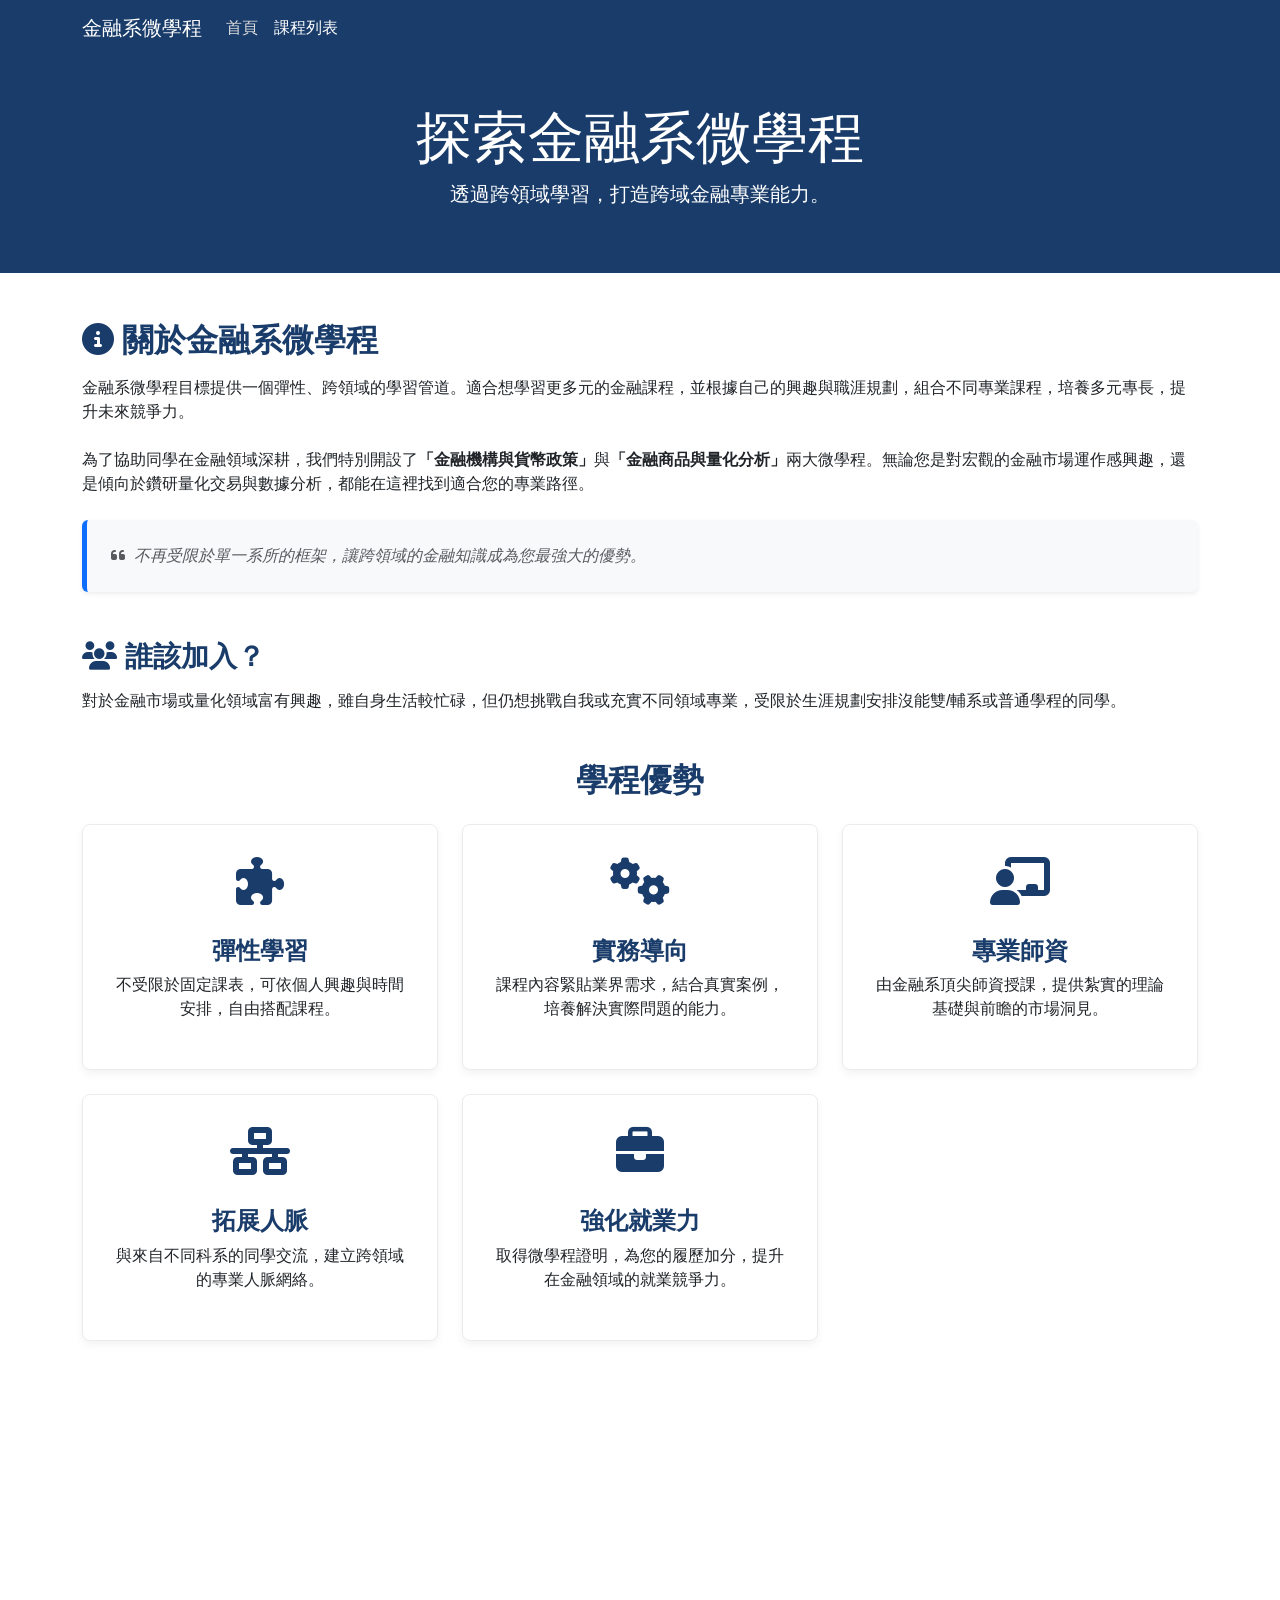
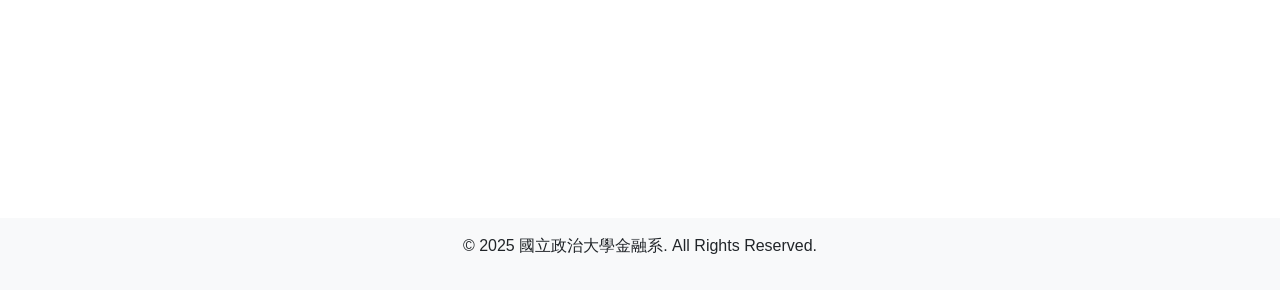
<file: index.html>
<!DOCTYPE html>
<html lang="zh-Hant">
<head>
    <meta charset="UTF-8">
    <meta name="viewport" content="width=device-width, initial-scale=1.0">
    <title>國立政治大學金融系 微學程介紹</title>
    <link href="https://cdn.jsdelivr.net/npm/bootstrap@5.3.3/dist/css/bootstrap.min.css" rel="stylesheet">
    <link rel="stylesheet" href="style.css">
    <link rel="stylesheet" href="https://cdnjs.cloudflare.com/ajax/libs/font-awesome/6.5.1/css/all.min.css">
    <link rel="stylesheet" href="https://unpkg.com/aos@next/dist/aos.css" />
</head>
<body>

    <nav class="navbar navbar-expand-lg navbar-dark bg-primary-nccu">
        <div class="container">
            <a class="navbar-brand" href="index.html">金融系微學程</a>
            <button class="navbar-toggler" type="button" data-bs-toggle="collapse" data-bs-target="#navbarNav" aria-controls="navbarNav" aria-expanded="false" aria-label="Toggle navigation">
                <span class="navbar-toggler-icon"></span>
            </button>
            <div class="collapse navbar-collapse" id="navbarNav">
                <ul class="navbar-nav">
                    <li class="nav-item">
                        <a class="nav-link active" aria-current="page" href="index.html">首頁</a>
                    </li>
                    <li class="nav-item">
                        <a class="nav-link" href="courses.html">課程列表</a>
                    </li>
                </ul>
            </div>
        </div>
    </nav>

    <header class="hero-section text-center text-white py-5">
        <div class="container">
            <h1 class="display-4">探索金融系微學程</h1>
            <p class="lead">透過跨領域學習，打造跨域金融專業能力。</p>
        </div>
    </header>

    <main class="container my-5">
        <section data-aos="fade-up">
            <h2><i class="fas fa-info-circle me-2"></i>關於金融系微學程</h2>
            <p>金融系微學程目標提供一個彈性、跨領域的學習管道。適合想學習更多元的金融課程，並根據自己的興趣與職涯規劃，組合不同專業課程，培養多元專長，提升未來競爭力。</p>
            
            <p class="mt-4">為了協助同學在金融領域深耕，我們特別開設了<strong>「金融機構與貨幣政策」</strong>與<strong>「金融商品與量化分析」</strong>兩大微學程。無論您是對宏觀的金融市場運作感興趣，還是傾向於鑽研量化交易與數據分析，都能在這裡找到適合您的專業路徑。</p>

            <div class="mt-4 mb-5 p-4 bg-light rounded border-start border-5 border-primary shadow-sm">
                <p class="mb-0 fst-italic text-muted"><i class="fas fa-quote-left me-2"></i>不再受限於單一系所的框架，讓跨領域的金融知識成為您最強大的優勢。</p>
            </div>

            <h3><i class="fas fa-users me-2"></i>誰該加入？</h3>
            <p> 對於金融市場或量化領域富有興趣，雖自身生活較忙碌，但仍想挑戰自我或充實不同領域專業，受限於生涯規劃安排沒能雙/輔系或普通學程的同學。</p>
        </section>

        <section class="my-5" data-aos="fade-up" data-aos-delay="100">
            <h2 class="text-center mb-4">學程優勢</h2>
            <div class="row text-center">
                <div class="col-md-4 mb-4">
                    <div class="advantage-card h-100">
                        <i class="fas fa-puzzle-piece fa-3x mb-3"></i>
                        <h4>彈性學習</h4>
                        <p>不受限於固定課表，可依個人興趣與時間安排，自由搭配課程。</p>
                    </div>
                </div>
                <div class="col-md-4 mb-4">
                    <div class="advantage-card h-100">
                        <i class="fas fa-cogs fa-3x mb-3"></i>
                        <h4>實務導向</h4>
                        <p>課程內容緊貼業界需求，結合真實案例，培養解決實際問題的能力。</p>
                    </div>
                </div>
                <div class="col-md-4 mb-4">
                    <div class="advantage-card h-100">
                        <i class="fas fa-chalkboard-teacher fa-3x mb-3"></i>
                        <h4>專業師資</h4>
                        <p>由金融系頂尖師資授課，提供紮實的理論基礎與前瞻的市場洞見。</p>
                    </div>
                </div>
                <div class="col-md-4 mb-4">
                    <div class="advantage-card h-100">
                        <i class="fas fa-network-wired fa-3x mb-3"></i>
                        <h4>拓展人脈</h4>
                        <p>與來自不同科系的同學交流，建立跨領域的專業人脈網絡。</p>
                    </div>
                </div>
                <div class="col-md-4 mb-4">
                    <div class="advantage-card h-100">
                        <i class="fas fa-briefcase fa-3x mb-3"></i>
                        <h4>強化就業力</h4>
                        <p>取得微學程證明，為您的履歷加分，提升在金融領域的就業競爭力。</p>
                    </div>
                </div>
            </div>
        </section>

        <section class="my-5" data-aos="fade-up" data-aos-delay="100">
            <h2><i class="fas fa-file-alt me-2"></i>申請方式</h2>
            <p></p>
            <ul>
                <li><strong>申請資格：</strong> 凡本校在學學生皆可申請。</li>
                <li><strong>申請文件：</strong> 應檢具「<strong>金融系微學程結業證明申請表</strong>」與「<strong>成績單正本</strong>」向金融系辦申請核發學程結業證明書。</li>
                <li><strong>審核方式：</strong> 通過後由註冊組製作結業證明書，由金融系辦核發給學生。</li>
            </ul>
            <p>在大學四年間，多修三到四門課可完成拿到證書，是個不會增加負擔，又可滿足突破自我，走出舒適圈，探索不同領域的好選擇。<strong>詳細申請辦法及其他事項可向金融系辦詢問。</strong></p>
        </section>

        <div class="text-center my-5 pb-5" data-aos="fade-up">
            <a href="courses.html" class="btn btn-primary btn-lg px-5 py-3 fs-4 shadow">查看所有課程 <i class="fas fa-arrow-right ms-2"></i></a>
        </div>
    </main>

    <footer class="bg-light text-center py-3">
        <p>&copy; 2025 國立政治大學金融系. All Rights Reserved.</p>
    </footer>

    <script src="https://cdn.jsdelivr.net/npm/bootstrap@5.3.3/dist/js/bootstrap.bundle.min.js"></script>
    <script src="https://unpkg.com/aos@next/dist/aos.js"></script>
    <script>
      AOS.init();
    </script>
</body>
</html>
</file>
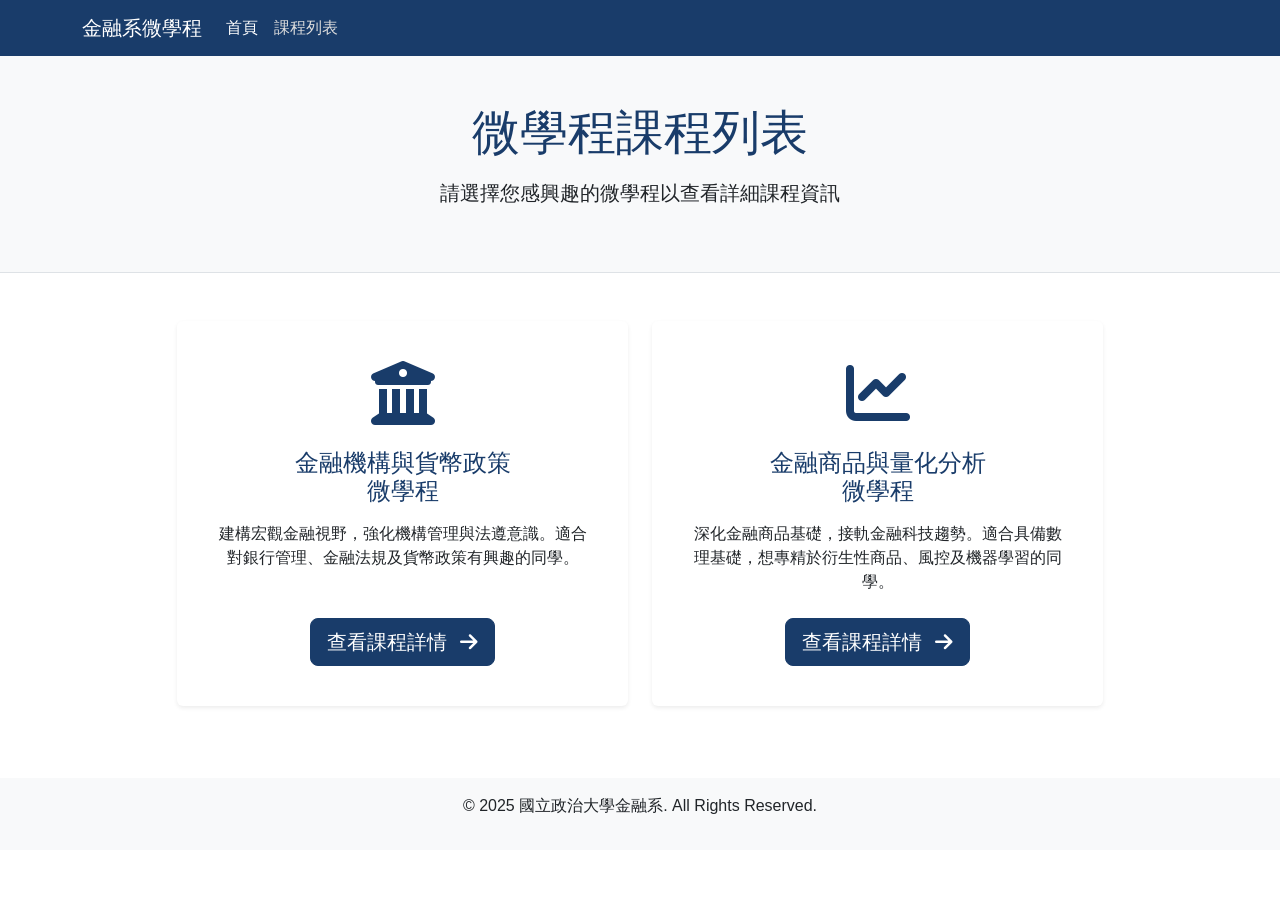
<file: courses.html>
<!DOCTYPE html>
<html lang="zh-Hant">
<head>
    <meta charset="UTF-8">
    <meta name="viewport" content="width=device-width, initial-scale=1.0">
    <title>課程列表 - 金融系微學程</title>
    <link href="https://cdn.jsdelivr.net/npm/bootstrap@5.3.3/dist/css/bootstrap.min.css" rel="stylesheet">
    <link rel="stylesheet" href="style.css">
    <link rel="stylesheet" href="https://cdnjs.cloudflare.com/ajax/libs/font-awesome/6.5.1/css/all.min.css">
</head>
<body>

    <nav class="navbar navbar-expand-lg navbar-dark bg-primary-nccu">
        <div class="container">
            <a class="navbar-brand" href="index.html">金融系微學程</a>
            <button class="navbar-toggler" type="button" data-bs-toggle="collapse" data-bs-target="#navbarNav" aria-controls="navbarNav" aria-expanded="false" aria-label="Toggle navigation">
                <span class="navbar-toggler-icon"></span>
            </button>
            <div class="collapse navbar-collapse" id="navbarNav">
                <ul class="navbar-nav">
                    <li class="nav-item">
                        <a class="nav-link" href="index.html">首頁</a>
                    </li>
                    <li class="nav-item">
                        <a class="nav-link active" aria-current="page" href="courses.html">課程列表</a>
                    </li>
                </ul>
            </div>
        </div>
    </nav>

    <header class="page-header text-center py-5">
        <div class="container">
            <h1 class="display-5">微學程課程列表</h1>
            <p class="lead mt-3">請選擇您感興趣的微學程以查看詳細課程資訊</p>
        </div>
    </header>

    <main class="container my-5">
        <div class="row justify-content-center">
            <!-- 金融機構與貨幣政策微學程 Selection Card -->
            <div class="col-md-5 mb-4">
                <div class="card h-100 text-center p-4 shadow-sm">
                    <div class="card-body d-flex flex-column align-items-center">
                        <div class="mb-4 text-primary">
                            <i class="fas fa-university fa-4x"></i>
                        </div>
                        <h4 class="card-title mb-3">金融機構與貨幣政策<br>微學程</h4>
                        <p class="card-text mb-4">建構宏觀金融視野，強化機構管理與法遵意識。適合對銀行管理、金融法規及貨幣政策有興趣的同學。</p>
                        <a href="courses_institution.html" class="btn btn-primary btn-lg mt-auto">
                            查看課程詳情 <i class="fas fa-arrow-right ms-2"></i>
                        </a>
                    </div>
                </div>
            </div>

            <!-- 金融商品與量化分析微學程 Selection Card -->
            <div class="col-md-5 mb-4">
                <div class="card h-100 text-center p-4 shadow-sm">
                    <div class="card-body d-flex flex-column align-items-center">
                        <div class="mb-4 text-primary">
                            <i class="fas fa-chart-line fa-4x"></i>
                        </div>
                        <h4 class="card-title mb-3">金融商品與量化分析<br>微學程</h4>
                        <p class="card-text mb-4">深化金融商品基礎，接軌金融科技趨勢。適合具備數理基礎，想專精於衍生性商品、風控及機器學習的同學。</p>
                        <a href="courses_quant.html" class="btn btn-primary btn-lg mt-auto">
                            查看課程詳情 <i class="fas fa-arrow-right ms-2"></i>
                        </a>
                    </div>
                </div>
            </div>
        </div>
    </main>

    <footer class="bg-light text-center py-3">
        <p>&copy; 2025 國立政治大學金融系. All Rights Reserved.</p>
    </footer>

    <script src="https://cdn.jsdelivr.net/npm/bootstrap@5.3.3/dist/js/bootstrap.bundle.min.js"></script>
</body>
</html>
</file>
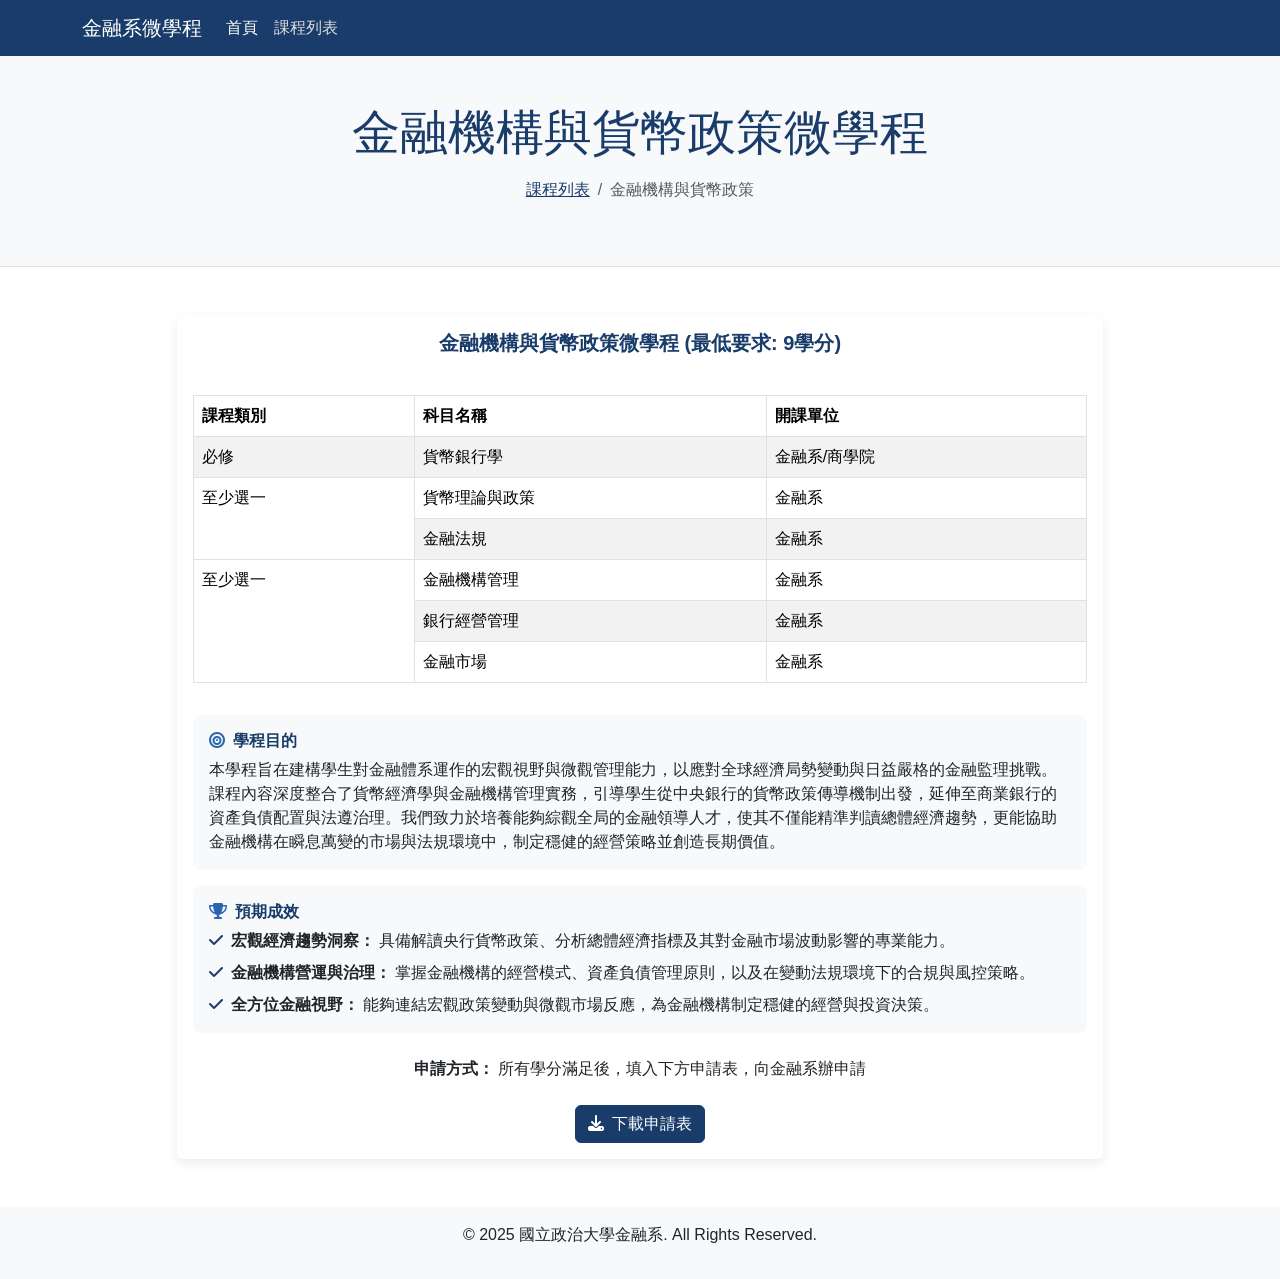
<file: courses_institution.html>
<!DOCTYPE html>
<html lang="zh-Hant">
<head>
    <meta charset="UTF-8">
    <meta name="viewport" content="width=device-width, initial-scale=1.0">
    <title>金融機構與貨幣政策微學程 - 課程詳情</title>
    <link href="https://cdn.jsdelivr.net/npm/bootstrap@5.3.3/dist/css/bootstrap.min.css" rel="stylesheet">
    <link rel="stylesheet" href="style.css">
    <link rel="stylesheet" href="https://cdnjs.cloudflare.com/ajax/libs/font-awesome/6.5.1/css/all.min.css">
</head>
<body>

    <nav class="navbar navbar-expand-lg navbar-dark bg-primary-nccu">
        <div class="container">
            <a class="navbar-brand" href="index.html">金融系微學程</a>
            <button class="navbar-toggler" type="button" data-bs-toggle="collapse" data-bs-target="#navbarNav" aria-controls="navbarNav" aria-expanded="false" aria-label="Toggle navigation">
                <span class="navbar-toggler-icon"></span>
            </button>
            <div class="collapse navbar-collapse" id="navbarNav">
                <ul class="navbar-nav">
                    <li class="nav-item">
                        <a class="nav-link" href="index.html">首頁</a>
                    </li>
                    <li class="nav-item">
                        <a class="nav-link active" aria-current="page" href="courses.html">課程列表</a>
                    </li>
                </ul>
            </div>
        </div>
    </nav>

    <header class="page-header text-center py-5">
        <div class="container">
            <h1 class="display-5">金融機構與貨幣政策微學程</h1>
            <nav aria-label="breadcrumb">
                <ol class="breadcrumb justify-content-center mt-3">
                    <li class="breadcrumb-item"><a href="courses.html">課程列表</a></li>
                    <li class="breadcrumb-item active" aria-current="page">金融機構與貨幣政策</li>
                </ol>
            </nav>
        </div>
    </header>

    <main class="container my-5">
        <div class="row justify-content-center">
            <div class="col-lg-10">
                <div class="card h-100">
                    <div class="card-body d-flex flex-column">
                        <h5 class="card-title text-center mb-4">金融機構與貨幣政策微學程 (最低要求: 9學分)</h5>
                        <div class="table-responsive">
                            <table class="table table-bordered table-striped table-hover">
                                <thead>
                                    <tr>
                                        <th>課程類別</th>
                                        <th>科目名稱</th>
                                        <th>開課單位</th>
                                    </tr>
                                </thead>
                                <tbody>
                                    <tr>
                                        <td>必修</td>
                                        <td>貨幣銀行學</td>
                                        <td>金融系/商學院</td>
                                    </tr>
                                    <tr>
                                        <td rowspan="2">至少選一</td>
                                        <td>貨幣理論與政策</td>
                                        <td>金融系</td>
                                    </tr>
                                    <tr>
                                        <td>金融法規</td>
                                        <td>金融系</td>
                                    </tr>
                                    <tr>
                                        <td rowspan="3">至少選一</td>
                                        <td>金融機構管理</td>
                                        <td>金融系</td>
                                    </tr>
                                    <tr>
                                        <td>銀行經營管理</td>
                                        <td>金融系</td>
                                    </tr>
                                    <tr>
                                        <td>金融市場</td>
                                        <td>金融系</td>
                                    </tr>
                                </tbody>
                            </table>
                        </div>
                        <div class="info-section mt-3">
                            <h6><i class="fas fa-bullseye me-2"></i>學程目的</h6>
                            <p class="card-text">本學程旨在建構學生對金融體系運作的宏觀視野與微觀管理能力，以應對全球經濟局勢變動與日益嚴格的金融監理挑戰。課程內容深度整合了貨幣經濟學與金融機構管理實務，引導學生從中央銀行的貨幣政策傳導機制出發，延伸至商業銀行的資產負債配置與法遵治理。我們致力於培養能夠綜觀全局的金融領導人才，使其不僅能精準判讀總體經濟趨勢，更能協助金融機構在瞬息萬變的市場與法規環境中，制定穩健的經營策略並創造長期價值。</p>
                        </div>
                        <div class="info-section mt-3">
                            <h6><i class="fas fa-trophy me-2"></i>預期成效</h6>
                            <ul class="list-unstyled mb-0">
                                <li class="mb-2">
                                    <strong><i class="fas fa-check text-primary me-2"></i>宏觀經濟趨勢洞察：</strong> 具備解讀央行貨幣政策、分析總體經濟指標及其對金融市場波動影響的專業能力。
                                </li>
                                <li class="mb-2">
                                    <strong><i class="fas fa-check text-primary me-2"></i>金融機構營運與治理：</strong> 掌握金融機構的經營模式、資產負債管理原則，以及在變動法規環境下的合規與風控策略。
                                </li>
                                <li>
                                    <strong><i class="fas fa-check text-primary me-2"></i>全方位金融視野：</strong> 能夠連結宏觀政策變動與微觀市場反應，為金融機構制定穩健的經營與投資決策。
                                </li>
                            </ul>
                        </div>
                        <div class="mt-auto text-center">
                            <p class="card-text mt-4"><strong>申請方式：</strong> 所有學分滿足後，填入下方申請表，向金融系辦申請</p>
                            <a href="金融系微學程結業證明申請表.doc" class="btn btn-primary mt-2" download><i class="fas fa-download me-2"></i>下載申請表</a>
                        </div>
                    </div>
                </div>
            </div>
        </div>
    </main>

    <footer class="bg-light text-center py-3">
        <p>&copy; 2025 國立政治大學金融系. All Rights Reserved.</p>
    </footer>

    <script src="https://cdn.jsdelivr.net/npm/bootstrap@5.3.3/dist/js/bootstrap.bundle.min.js"></script>
</body>
</html>
</file>
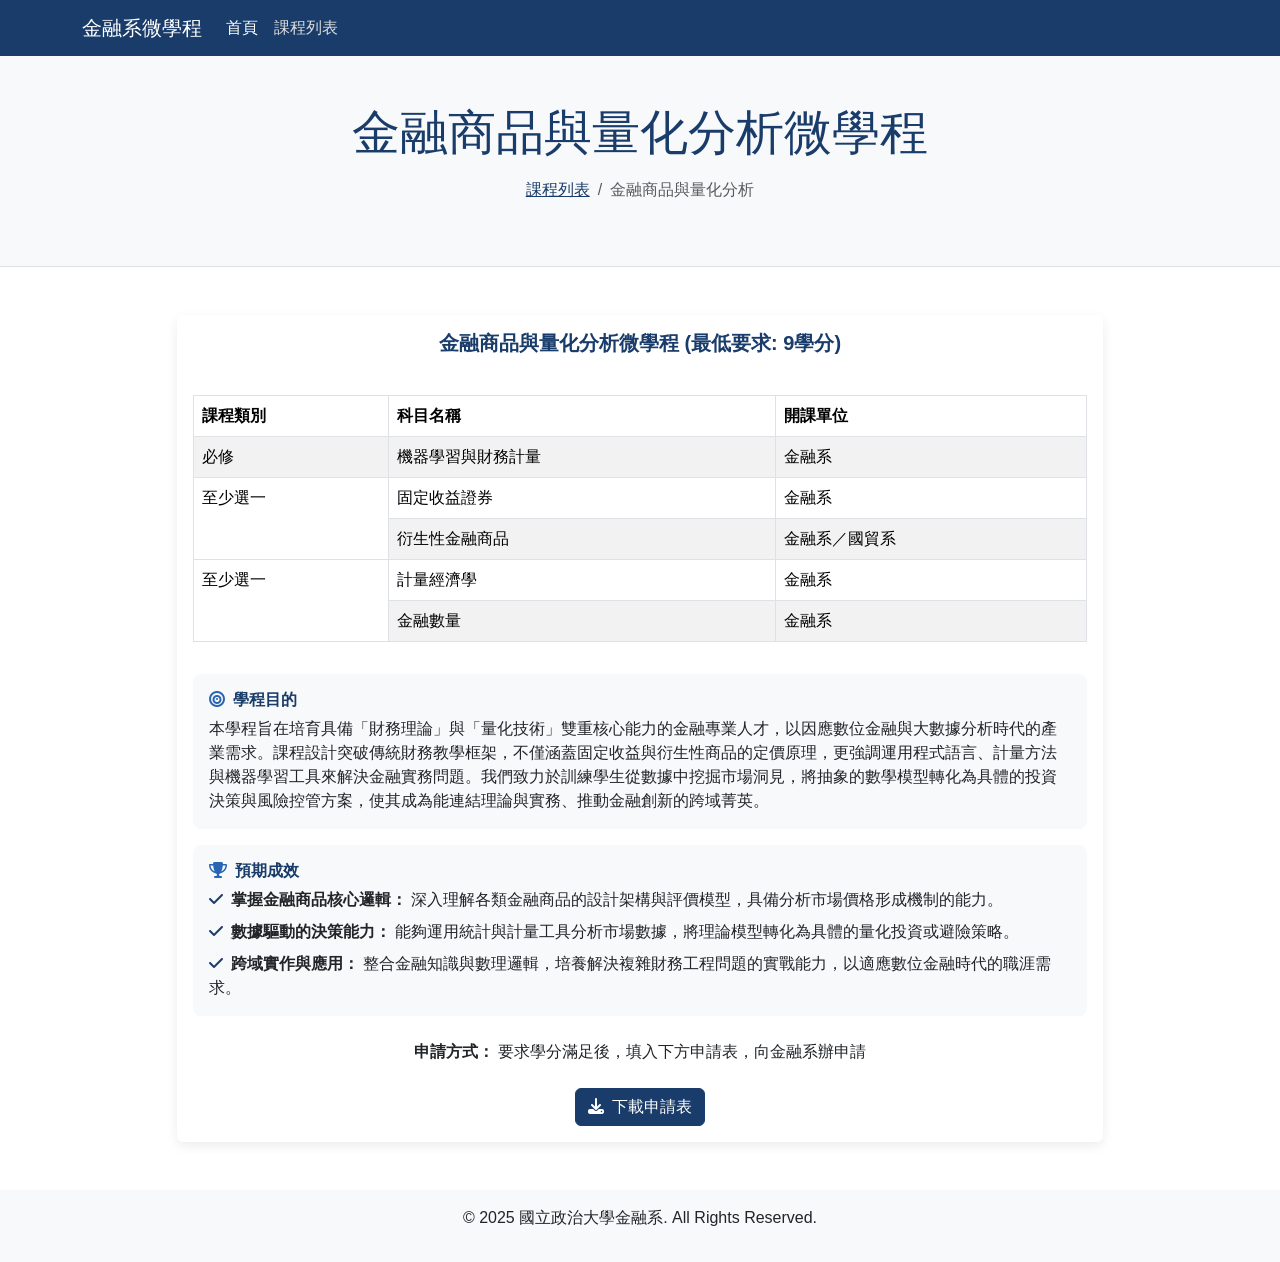
<file: courses_quant.html>
<!DOCTYPE html>
<html lang="zh-Hant">
<head>
    <meta charset="UTF-8">
    <meta name="viewport" content="width=device-width, initial-scale=1.0">
    <title>金融商品與量化分析微學程 - 課程詳情</title>
    <link href="https://cdn.jsdelivr.net/npm/bootstrap@5.3.3/dist/css/bootstrap.min.css" rel="stylesheet">
    <link rel="stylesheet" href="style.css">
    <link rel="stylesheet" href="https://cdnjs.cloudflare.com/ajax/libs/font-awesome/6.5.1/css/all.min.css">
</head>
<body>

    <nav class="navbar navbar-expand-lg navbar-dark bg-primary-nccu">
        <div class="container">
            <a class="navbar-brand" href="index.html">金融系微學程</a>
            <button class="navbar-toggler" type="button" data-bs-toggle="collapse" data-bs-target="#navbarNav" aria-controls="navbarNav" aria-expanded="false" aria-label="Toggle navigation">
                <span class="navbar-toggler-icon"></span>
            </button>
            <div class="collapse navbar-collapse" id="navbarNav">
                <ul class="navbar-nav">
                    <li class="nav-item">
                        <a class="nav-link" href="index.html">首頁</a>
                    </li>
                    <li class="nav-item">
                        <a class="nav-link active" aria-current="page" href="courses.html">課程列表</a>
                    </li>
                </ul>
            </div>
        </div>
    </nav>

    <header class="page-header text-center py-5">
        <div class="container">
            <h1 class="display-5">金融商品與量化分析微學程</h1>
            <nav aria-label="breadcrumb">
                <ol class="breadcrumb justify-content-center mt-3">
                    <li class="breadcrumb-item"><a href="courses.html">課程列表</a></li>
                    <li class="breadcrumb-item active" aria-current="page">金融商品與量化分析</li>
                </ol>
            </nav>
        </div>
    </header>

    <main class="container my-5">
        <div class="row justify-content-center">
            <div class="col-lg-10">
                <div class="card h-100">
                    <div class="card-body d-flex flex-column">
                        <h5 class="card-title text-center mb-4">金融商品與量化分析微學程 (最低要求: 9學分)</h5>
                        <div class="table-responsive">
                            <table class="table table-bordered table-striped table-hover">
                                <thead>
                                    <tr>
                                        <th>課程類別</th>
                                        <th>科目名稱</th>
                                        <th>開課單位</th>
                                    </tr>
                                </thead>
                                <tbody>
                                    <tr>
                                        <td>必修</td>
                                        <td>機器學習與財務計量</td>
                                        <td>金融系</td>
                                    </tr>
                                    <tr>
                                        <td rowspan="2">至少選一</td>
                                        <td>固定收益證券</td>
                                        <td>金融系</td>
                                    </tr>
                                    <tr>
                                        <td>衍生性金融商品</td>
                                        <td>金融系／國貿系</td>
                                    </tr>
                                    <tr>
                                        <td rowspan="2">至少選一</td>
                                        <td>計量經濟學</td>
                                        <td>金融系</td>
                                    </tr>
                                    <tr>
                                        <td>金融數量</td>
                                        <td>金融系</td>
                                    </tr>
                                </tbody>
                            </table>
                        </div>
                        <div class="info-section mt-3">
                            <h6><i class="fas fa-bullseye me-2"></i>學程目的</h6>
                            <p class="card-text">本學程旨在培育具備「財務理論」與「量化技術」雙重核心能力的金融專業人才，以因應數位金融與大數據分析時代的產業需求。課程設計突破傳統財務教學框架，不僅涵蓋固定收益與衍生性商品的定價原理，更強調運用程式語言、計量方法與機器學習工具來解決金融實務問題。我們致力於訓練學生從數據中挖掘市場洞見，將抽象的數學模型轉化為具體的投資決策與風險控管方案，使其成為能連結理論與實務、推動金融創新的跨域菁英。</p>
                        </div>
                        <div class="info-section mt-3">
                            <h6><i class="fas fa-trophy me-2"></i>預期成效</h6>
                            <ul class="list-unstyled mb-0">
                                <li class="mb-2">
                                    <strong><i class="fas fa-check text-primary me-2"></i>掌握金融商品核心邏輯：</strong> 深入理解各類金融商品的設計架構與評價模型，具備分析市場價格形成機制的能力。
                                </li>
                                <li class="mb-2">
                                    <strong><i class="fas fa-check text-primary me-2"></i>數據驅動的決策能力：</strong> 能夠運用統計與計量工具分析市場數據，將理論模型轉化為具體的量化投資或避險策略。
                                </li>
                                <li>
                                    <strong><i class="fas fa-check text-primary me-2"></i>跨域實作與應用：</strong> 整合金融知識與數理邏輯，培養解決複雜財務工程問題的實戰能力，以適應數位金融時代的職涯需求。
                                </li>
                            </ul>
                        </div>
                        <div class="mt-auto text-center">
                            <p class="card-text mt-4"><strong>申請方式：</strong> 要求學分滿足後，填入下方申請表，向金融系辦申請</p>
                            <a href="金融系微學程結業證明申請表.doc" class="btn btn-primary mt-2" download><i class="fas fa-download me-2"></i>下載申請表</a>
                        </div>
                    </div>
                </div>
            </div>
        </div>
    </main>

    <footer class="bg-light text-center py-3">
        <p>&copy; 2025 國立政治大學金融系. All Rights Reserved.</p>
    </footer>

    <script src="https://cdn.jsdelivr.net/npm/bootstrap@5.3.3/dist/js/bootstrap.bundle.min.js"></script>
</body>
</html>
</file>
<file: style.css>
/*
 * NCCU College of Commerce Theme
 * Primary Color: #193C6A (Dark Blue)
 * Accent Color: #2A65B1 (Lighter Blue)
 */

/* --- General Style Overrides --- */
body {
    font-family: 'Helvetica Neue', Helvetica, Arial, sans-serif;
}

h2, h3, h5, h6 {
    color: #193C6A;
    font-weight: bold;
}

h2, h3 {
    margin-bottom: 1rem;
}


/* --- Navbar --- */
.navbar.bg-primary-nccu {
    background-color: #193C6A !important;
}

.navbar.bg-primary-nccu .navbar-brand,
.navbar.bg-primary-nccu .nav-link {
    color: #ffffff !important;
}

.navbar.bg-primary-nccu .nav-link.active,
.navbar.bg-primary-nccu .nav-link:hover {
    color: #dddddd !important;
}

/* --- Hero Section (index.html) --- */
.hero-section {
    background-color: #193C6A;
    color: white;
}

/* --- Page Header (courses.html) --- */
.page-header {
    background-color: #f8f9fa; /* Bootstrap light gray */
    border-bottom: 1px solid #dee2e6;
}

.page-header h1 {
    color: #193C6A;
}

/* --- Buttons --- */
.btn-primary {
    background-color: #193C6A;
    border-color: #193C6A;
}

.btn-primary:hover {
    background-color: #2A65B1;
    border-color: #2A65B1;
}

/* --- Links --- */
a {
    color: #193C6A;
}

a:hover {
    color: #2A65B1;
}

/* --- Utilities --- */
.text-primary {
    color: #193C6A !important;
}

/* --- Advantage Cards (index.html) --- */
.advantage-card {
    padding: 2rem;
    border: 1px solid #e9ecef;
    border-radius: 0.5rem;
    background-color: #fff;
    box-shadow: 0 4px 8px rgba(0, 0, 0, 0.05);
    transition: transform 0.3s ease, box-shadow 0.3s ease;
}

.advantage-card:hover {
    transform: translateY(-5px);
    box-shadow: 0 8px 16px rgba(0, 0, 0, 0.1);
}

.advantage-card i {
    color: #193C6A;
}

.advantage-card h4 {
    color: #193C6A;
    font-weight: bold;
    margin-top: 1rem;
}

/* --- Course Page --- */
.card {
    border: none;
    box-shadow: 0 4px 12px rgba(0, 0, 0, 0.08);
    transition: transform 0.3s ease, box-shadow 0.3s ease;
}

.card:hover {
    transform: translateY(-5px);
    box-shadow: 0 8px 20px rgba(0, 0, 0, 0.12);
}

.info-section {
    background-color: #f8f9fa;
    padding: 1rem;
    border-radius: 0.5rem;
}

.info-section h6 i {
    color: #2A65B1;
}

/* --- Card & Table --- */
.card-title {
    color: #193C6A;
}

.table thead {
    background-color: #193C6A !important;
    color: white;
}
.table-responsive {
    margin-top: 1rem;
}
</file>
